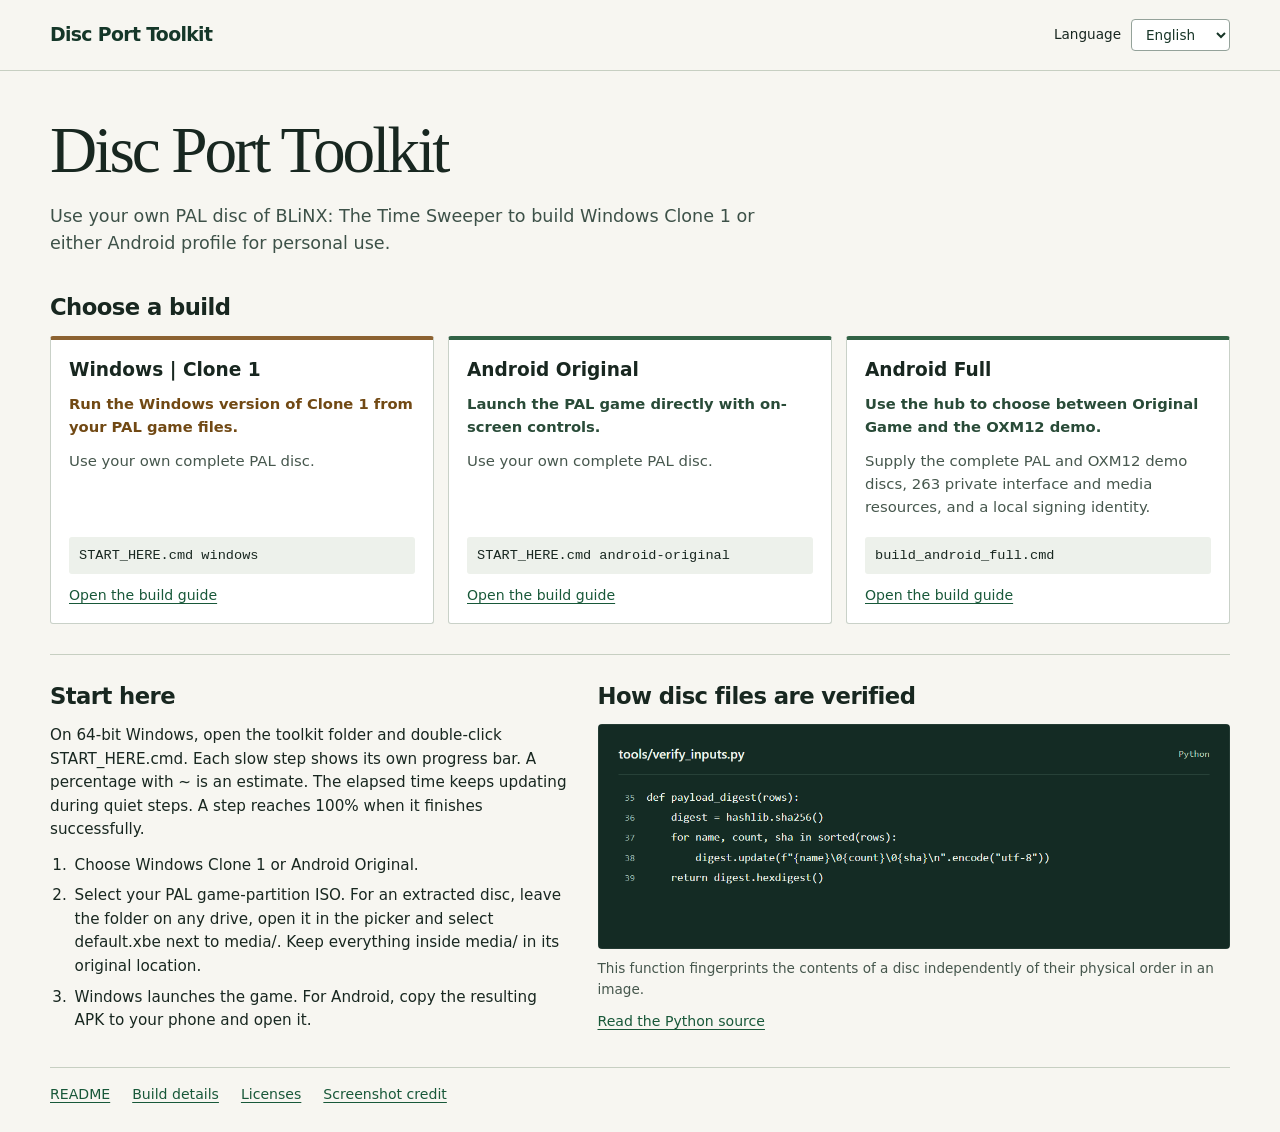
<file: preview/index.html>
<!doctype html>
<html lang="en">
<head>
  <meta charset="utf-8">
  <meta name="viewport" content="width=device-width, initial-scale=1">
  <meta name="color-scheme" content="light">
  <title>Disc Port Toolkit</title>
  <link rel="stylesheet" href="preview.css">
  <script defer src="preview.js"></script>
</head>
<body>
  <header><div class="top"><a class="brand" href="../README.md">Disc Port Toolkit</a><div class="picker"><label for="language" data-text="language">Language</label><select id="language"><option value="en" lang="en">English</option><option value="it" lang="it">Italiano</option><option value="fr" lang="fr">Français</option><option value="de" lang="de">Deutsch</option><option value="es" lang="es">Español</option><option value="ja" lang="ja">日本語</option></select></div></div></header>
  <main>
    <section class="intro"><h1 data-text="title">Disc Port Toolkit</h1><p data-text="intro">Use your own PAL disc of BLiNX: The Time Sweeper to build Windows Clone 1 or either Android profile for personal use.</p></section>
    <section class="profiles" aria-labelledby="profiles"><h2 id="profiles" data-text="profiles">Choose a build</h2><div id="cards" class="cards"></div></section>
    <section class="usage" aria-labelledby="usage-title"><div><h2 id="usage-title" data-text="start">Build locally</h2><p data-text="startText"></p><ol id="steps"></ol></div><div class="code-demo"><h2 data-text="codeHeading"></h2><figure><a href="code-verification.png"><img id="source-image" width="1080" height="384" src="code-verification.png" alt="Python source for payload_digest"></a><figcaption data-text="caption"></figcaption></figure><a class="reference" href="../tools/verify_inputs.py" data-text="source"></a></div></section>
    <footer><a href="../README.md">README</a><a href="../docs/FINAL_AUDIT.md" data-text="audit"></a><a href="../LICENSES.md" data-text="licenses"></a><a href="SCREENSHOT.md" data-text="credit"></a></footer>
    <noscript><p>Enable JavaScript for the language menu or open the <a href="../README.md">English README</a>.</p></noscript>
  </main>
</body></html>
</file>
<file: preview/preview.css>
*{box-sizing:border-box}html{background:#f7f6f1;color:#182720;font-family:"Segoe UI",system-ui,sans-serif;line-height:1.55}body{margin:0}header{border-bottom:1px solid #c7cfc2}.top,main{width:min(1180px,calc(100% - 64px));margin:auto}.top{display:flex;align-items:center;justify-content:space-between;gap:16px;padding:19px 0}.brand{color:#153729;font-size:1.18rem;font-weight:750;text-decoration:none;letter-spacing:-.035em}.brand span{color:#688173;padding:0 4px}.picker{display:flex;align-items:center;gap:10px;font-size:.85rem}select{padding:6px 10px;border:1px solid #94a29a;border-radius:4px;background:#fff;color:#173527;font:inherit}.intro{max-width:55rem;padding:44px 0 22px}h1,h2,h3,p,ol,figure{margin:0}h1{font-family:Georgia,"Yu Mincho",serif;font-weight:500;font-size:clamp(2.35rem,5.1vw,4.65rem);line-height:1.1;letter-spacing:-.045em}.intro p{margin-top:16px;font-size:1.1rem;max-width:47rem;color:#3d5148}h2{font-size:1.42rem;line-height:1.25;letter-spacing:-.025em;margin:0 0 14px}h3{font-size:1.16rem;line-height:1.25;margin:0 0 12px}.profiles{margin:14px 0 30px}.cards{display:grid;grid-template-columns:repeat(3,minmax(0,1fr));gap:14px}.card{background:#fff;border:1px solid #c9d1c8;border-top:4px solid #326346;padding:18px 18px 16px;border-radius:3px;display:flex;flex-direction:column}.card:first-child{border-top-color:#8c6231}.state{font-weight:650;color:#294b38;font-size:.92rem}.card:first-child .state{color:#714914}.inputs{color:#46574d;margin:11px 0 18px;font-size:.93rem}.command{margin-top:auto;display:block;background:#edf1eb;border-radius:3px;padding:8px 10px;font-family:Consolas,monospace;font-size:.85rem;overflow-wrap:anywhere}.reference{display:inline-block;align-self:flex-start;margin-top:11px}a{color:#185839;text-underline-offset:3px}a:focus-visible,select:focus-visible{outline:3px solid #b66b17;outline-offset:2px}.usage{padding:27px 0;border-top:1px solid #c7cfc2;display:grid;grid-template-columns:.9fr 1.1fr;gap:30px;align-items:start}.usage p,.usage li{font-size:.95rem}.usage ol{padding-left:1.35em;margin-top:12px}.usage li{padding:0 0 7px 3px}.code-demo img{display:block;width:100%;height:auto;border-radius:4px}.code-demo figcaption{color:#46574d;font-size:.85rem;margin-top:9px}.reference,footer{font-size:.88rem}footer{display:flex;flex-wrap:wrap;gap:12px 22px;padding:16px 0 26px;border-top:1px solid #c7cfc2}html[lang=ja] h1{letter-spacing:-.025em}@media(max-width:800px){.top,main{width:min(100% - 36px,680px)}.intro{padding:30px 0 16px}.cards,.usage{grid-template-columns:1fr}.usage{gap:20px}.card{padding:15px}.inputs{margin:7px 0 10px}}@media(max-width:420px){.top,main{width:calc(100% - 24px)}.picker{gap:5px}.top{flex-wrap:wrap}}
</file>
